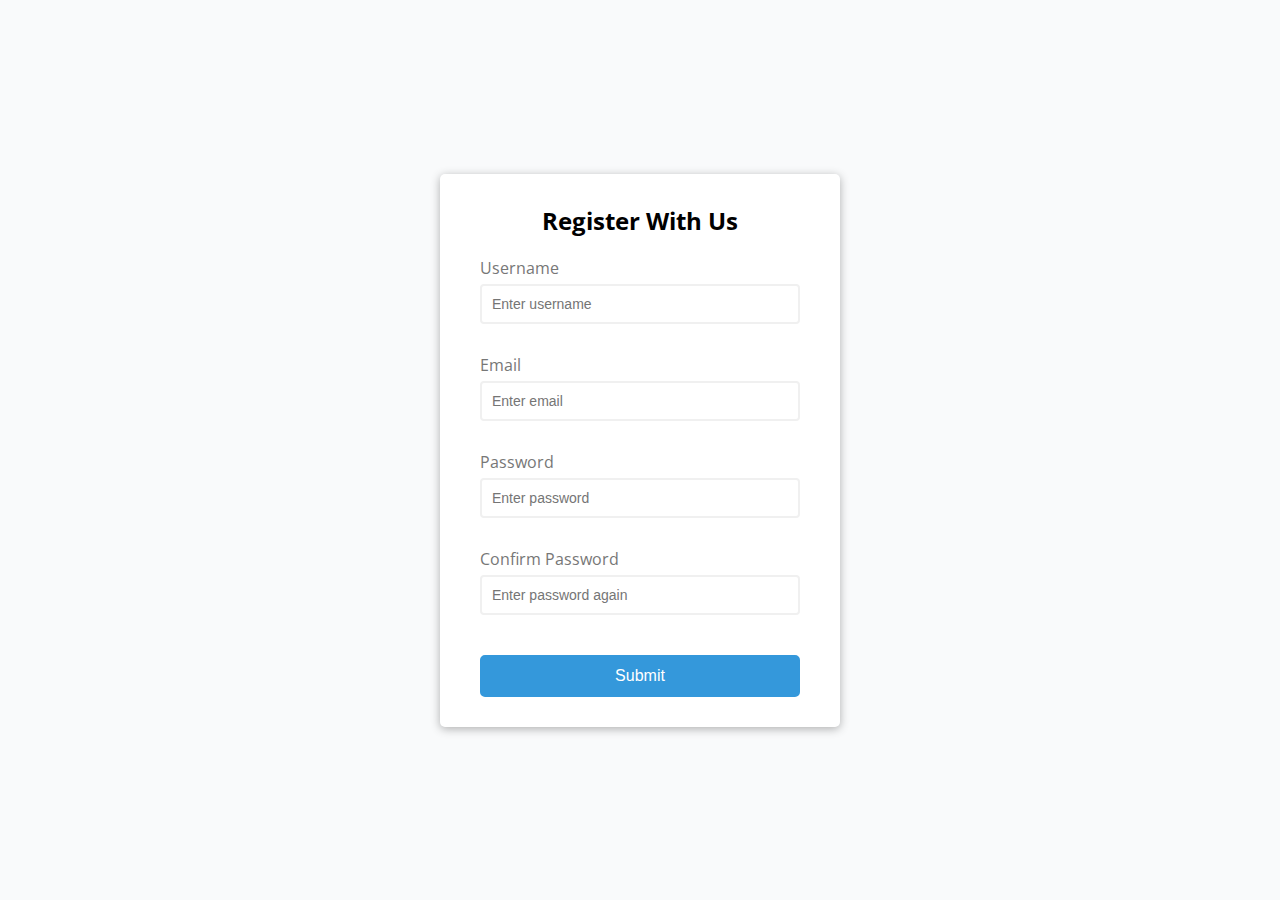
<file: form-validator/index.html>
<!DOCTYPE html>
<html lang="en">
<link>
    <meta charset="UTF-8">
    <meta name="viewport" content="width=device-width, initial-scale=1.0">
    <link rel="stylesheet" href="style.css"></link>
    <title>Form Validator</title>
</head>
<body>
  <div class="container">
    <form id="form" class="form">
        <h2>Register With Us</h2>
        <div class="form-control">
          <label for="username">Username</label>
          <input type="text" id="username" placeholder="Enter username" />
          <small>Error message</small>
        </div>
        <div class="form-control">
          <label for="email">Email</label>
          <input type="email" id="email" placeholder="Enter email" />
          <small>Error email</small>
        </div>
        <div class="form-control">
          <label for="password">Password</label>
          <input type="password" id="password" placeholder="Enter password" />
          <small>Error message</small>
        </div>
        <div class="form-control">
          <label for="password2">Confirm Password</label>
          <input type="password" id="password2" placeholder="Enter password again" />
          <small>Error message</small>
        </div>
        <button type="submit">Submit</button>
    </form>
  </div>
  <script src="script.js"></script>
</body>
</html>
</file>
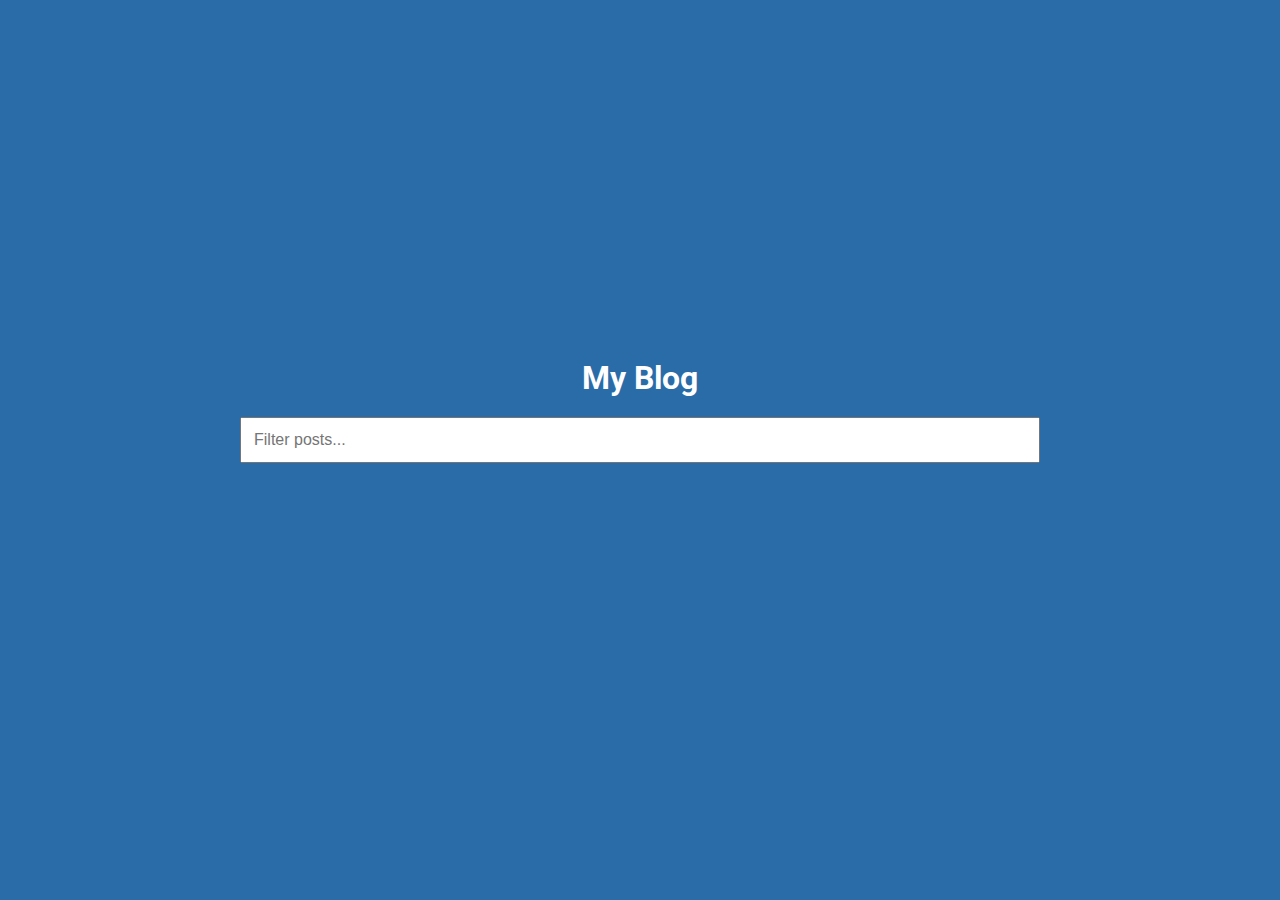
<file: infinite-scroll/index.html>
<!DOCTYPE html>
<html lang="en">
  <head>
    <meta charset="UTF-8" />
    <meta name="viewport" content="width=device-width, initial-scale=1.0" />
    <meta http-equiv="X-UA-Compatible" content="ie=edge" />
    <link rel="stylesheet" href="style.css" />
    <title>My Blog</title>
  </head>
  <body>
    <h1>My Blog</h1>

    <div class="filter-container">
      <input
        type="text"
        id="filter"
        class="filter"
        placeholder="Filter posts..."
      />
    </div>

    <div id="posts-container"></div>

    <div class="loader">
      <div class="circle"></div>
      <div class="circle"></div>
      <div class="circle"></div>
    </div>

    <script src="script.js"></script>
  </body>
</html>
</file>
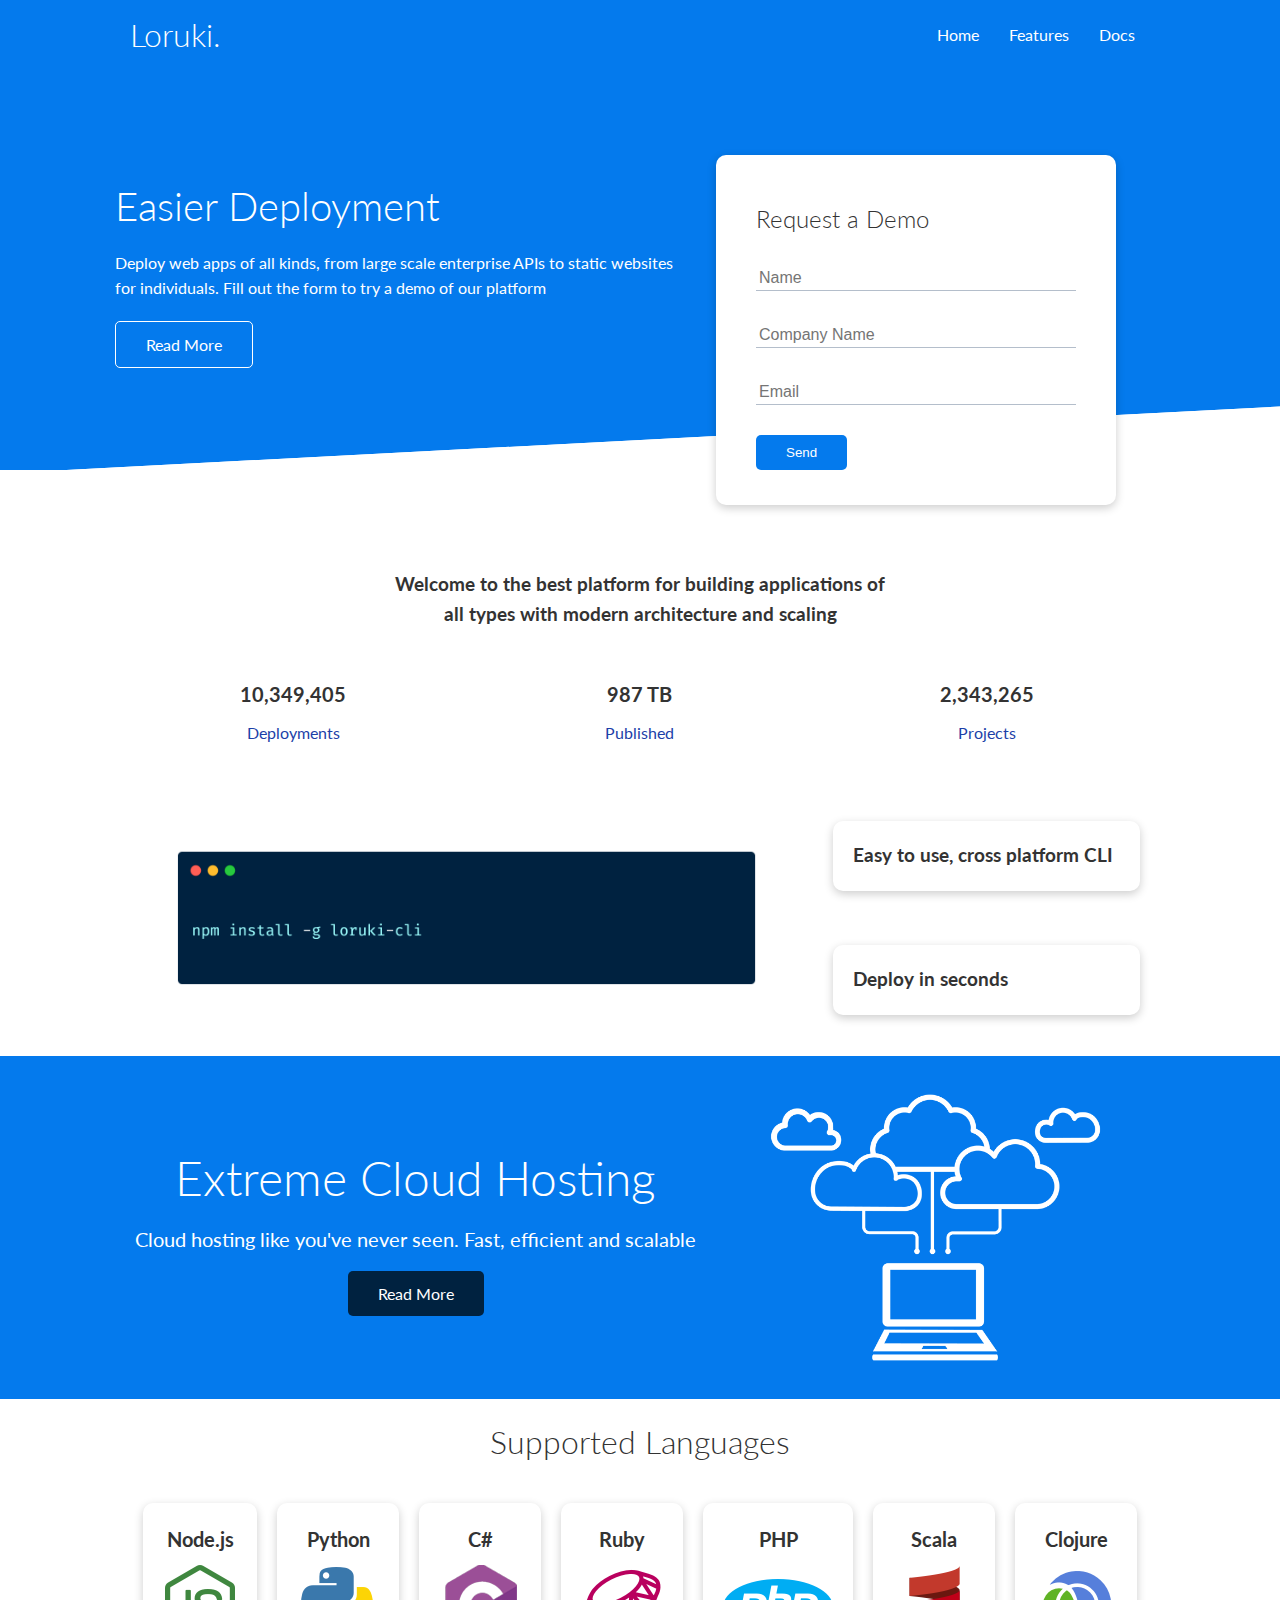
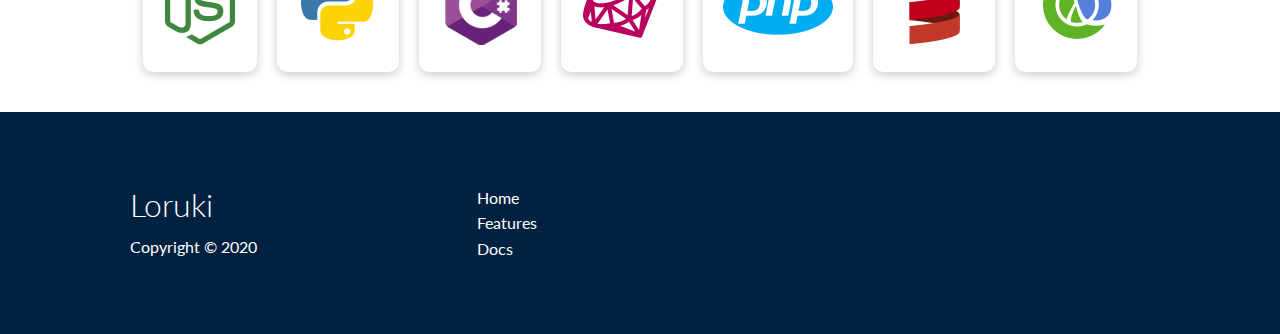
<file: loruki-website/index.html>
<!DOCTYPE html>
<html lang="en">
<head>
    <meta charset="UTF-8">
    <meta name="viewport" content="width=device-width, initial-scale=1.0">
    <link rel="stylesheet" href="https://cdnjs.cloudflare.com/ajax/libs/font-awesome/5.15.1/css/all.min.css" integrity="sha512-+4zCK9k+qNFUR5X+cKL9EIR+ZOhtIloNl9GIKS57V1MyNsYpYcUrUeQc9vNfzsWfV28IaLL3i96P9sdNyeRssA==" crossorigin="anonymous" />
    <link rel="stylesheet" href="css/utilities.css">
    <link rel="stylesheet" href="css/style.css">
    <title>Loruki | Cloud Hosting For Everyone</title>
</head>
<body>
    <!-- Navbar -->
    <header >
        <div class="container flex">
            <h1 class="logo">Loruki.</h1>
            <nav>
                <ul>
                    <li><a href="index.html">Home</a></li>
                    <li><a href="features.html">Features</a></li>
                    <li><a href="docs.html">Docs</a></li>
                </ul>
            </nav>
        </div>
    </header>

    <!-- Showcase -->
    <section class="showcase">
        <div class="container grid">
            <div class="showcase-text">
                <h1>Easier Deployment</h1>
                <p>Deploy web apps of all kinds, from large scale enterprise APIs to static websites for individuals. Fill out the form to try a demo of our platform</p>
                <a href="features.html" class="btn btn-outline">Read More</a>
            </div>

            <div class="showcase-form card">
                <h2>Request a Demo</h2>
                 <!--  <form name="contact" netlify-honeypot="bot-field" method="POST" data-netlify="true">
                    <input type="hidden" name="form-name" value="contact">
                    <p class="hidden">
                        <label>Don’t fill this out if you're human: <input name="bot-field" /></label>
                      </p>
                    <div class="form-control">
                        <input type="text" name="name" placeholder="Name" required>
                    </div>
                    <div class="form-control">
                        <input type="text" name="company" placeholder="Company Name" required>
                    </div>
                    <div class="form-control">
                        <input type="email" name="email" placeholder="Email" required>
                    </div>
                    <input type="submit" value="Send" class="btn btn-primary">
                </form> -->
                 <form>
                    <div class="form-control">
                        <input type="text" name="name" placeholder="Name" required>
                    </div>
                    <div class="form-control">
                        <input type="text" name="company" placeholder="Company Name" required>
                    </div>
                    <div class="form-control">
                        <input type="email" name="email" placeholder="Email" required>
                    </div>
                    <input type="submit" value="Send" class="btn btn-primary">
                </form>
            </div>
        </div>
    </section>

    <!-- Stats -->
    <section class="stats">
        <div class="container">
            <h3 class="stats-heading text-center my-1">
                Welcome to the best platform for building applications of all types with modern architecture and scaling
            </h3>

            <div class="grid grid-3 text-center my-4">
                <div>
                    <i class="fas fa-server fa-3x"></i>
                    <h3>10,349,405</h3>
                    <p class="text-secondary">Deployments</p>
                </div>
                <div>
                    <i class="fas fa-upload fa-3x"></i>
                    <h3>987 TB</h3>
                    <p class="text-secondary">Published</p>
                </div>
                <div>
                    <i class="fas fa-project-diagram fa-3x"></i>
                    <h3>2,343,265</h3>
                    <p class="text-secondary">Projects</p>
                </div>
            </div>
        </div>
    </section>

    <!-- Cli -->
    <section class="cli">
        <div class="container grid">
            <img src="images/cli.png" alt="">
            <div class="card">
                <h3>Easy to use, cross platform CLI</h3>
            </div>
            <div class="card">
                <h3>Deploy in seconds</h3>
            </div>
        </div>
    </section>

    <!-- Cloud -->
    <section class="cloud bg-primary my-2 py-2">
        <div class="container grid">
            <div class="text-center">
                <h2 class="lg">Extreme Cloud Hosting</h2>
                <p class="lead my-1">Cloud hosting like you've never seen. Fast, efficient and scalable</p>
                <a href="features.html" class="btn btn-dark">Read More</a>
            </div>
            <img src="images/cloud.png" alt="">
        </div>
    </section>

    <!-- Languages -->
    <section class="languages">
        <h2 class="md text-center my-2">
            Supported Languages
        </h2>
        <div class="container flex">
            <div class="card">
                <h4>Node.js</h4>
                <img src="images/logos/node.png" alt="">
            </div>
            <div class="card">
                <h4>Python</h4>
                <img src="images/logos/python.png" alt="">
              </div>
              <div class="card">
                <h4>C#</h4>
                <img src="images/logos/csharp.png" alt="">
              </div>
              <div class="card">
                <h4>Ruby</h4>
                <img src="images/logos/ruby.png" alt="">
              </div>
              <div class="card">
                <h4>PHP</h4>
                <img src="images/logos/php.png" alt="">
              </div>
              <div class="card">
                <h4>Scala</h4>
                <img src="images/logos/scala.png" alt="">
              </div>
              <div class="card">
                <h4>Clojure</h4>
                <img src="images/logos/clojure.png" alt="">
              </div>
        </div>
    </section>

    <!-- Footer -->
    <footer class="footer bg-dark py-5">
        <div class="container grid grid-3">
            <div>
                <h1>Loruki
                </h1>
                <p>Copyright &copy; 2020</p>
            </div>
            <nav>
                <ul>
                    <li><a href="index.html">Home</a></li>
                    <li><a href="features.html">Features</a></li>
                    <li><a href="docs.html">Docs</a></li>
                </ul>
            </nav>
            <div class="social">
                <a href="#"><i class="fab fa-github fa-2x"></i></a>
                <a href="#"><i class="fab fa-facebook fa-2x"></i></a>
                <a href="#"><i class="fab fa-instagram fa-2x"></i></a>
                <a href="#"><i class="fab fa-twitter fa-2x"></i></a>
            </div>
        </div>
    </footer>
</body>
</html>
</file>
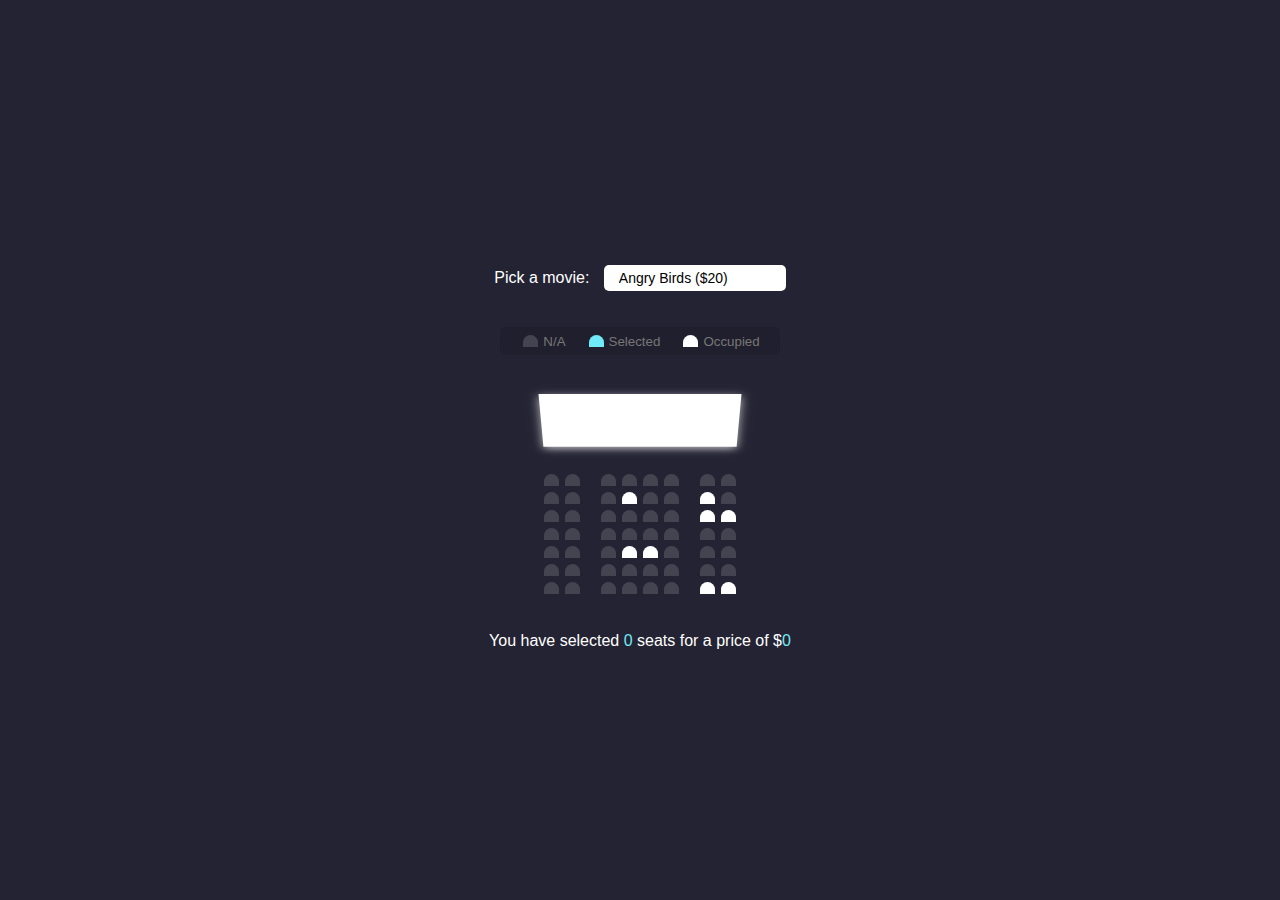
<file: movie-seat-booking/index.html>
<!DOCTYPE html>
<html lang="en">
<head>
  <meta charset="UTF-8">
  <meta name="viewport" content="width=device-width, initial-scale=1.0">
  <link rel="stylesheet" href="style.css"></link>
  <title>Movie Seat Booking</title>
</head>
<body>
  <div class="movie-container">
    <label>Pick a movie:</label>
    <select id="movie">
      <option value="10">Angry Birds ($20)</option>
      <option value="12">Toy Story 4 ($10)</option>
      <option value="8">Avengers:Endgame ($8)</option>
      <option value="9">The lion King ($30)</option>
    </select>
  </div>

  <ul class="showcase">
    <li>
      <div class="seat"></div>
      <small>N/A</small>
    </li>
    <li>
      <div class="seat selected"></div>
      <small>Selected</small>
    </li>
    <li>
      <div class="seat occupied"></div>
      <small>Occupied</small>
    </li>
  </ul>

  <div class="container">
    <div class="screen"></div>

    <div class="row">
      <div class="seat"></div>
      <div class="seat"></div>
      <div class="seat"></div>
      <div class="seat"></div>
      <div class="seat"></div>
      <div class="seat"></div>
      <div class="seat"></div>
      <div class="seat"></div>
    </div>
    <div class="row">
      <div class="seat"></div>
      <div class="seat"></div>
      <div class="seat"></div>
      <div class="seat occupied"></div>
      <div class="seat"></div>
      <div class="seat"></div>
      <div class="seat occupied"></div>
      <div class="seat"></div>
    </div>
    <div class="row">
      <div class="seat"></div>
      <div class="seat"></div>
      <div class="seat"></div>
      <div class="seat"></div>
      <div class="seat"></div>
      <div class="seat"></div>
      <div class="seat occupied"></div>
      <div class="seat occupied"></div>
    </div>
    <div class="row">
      <div class="seat"></div>
      <div class="seat"></div>
      <div class="seat"></div>
      <div class="seat"></div>
      <div class="seat"></div>
      <div class="seat"></div>
      <div class="seat"></div>
      <div class="seat"></div>
    </div>
    <div class="row">
      <div class="seat"></div>
      <div class="seat"></div>
      <div class="seat"></div>
      <div class="seat occupied"></div>
      <div class="seat occupied"></div>
      <div class="seat"></div>
      <div class="seat"></div>
      <div class="seat"></div>
    </div>
    <div class="row">
      <div class="seat"></div>
      <div class="seat"></div>
      <div class="seat"></div>
      <div class="seat"></div>
      <div class="seat"></div>
      <div class="seat"></div>
      <div class="seat"></div>
      <div class="seat"></div>
    </div>
    <div class="row">
      <div class="seat"></div>
      <div class="seat"></div>
      <div class="seat"></div>
      <div class="seat"></div>
      <div class="seat"></div>
      <div class="seat"></div>
      <div class="seat occupied"></div>
      <div class="seat occupied"></div>
    </div>
  </div>

  <p class="text">
    You have selected <span id="count">0</span> seats for a price of $<span
      id="total"
      >0</span>
  </p>

  <script src="script.js"></script>
</body>
</html>
</file>
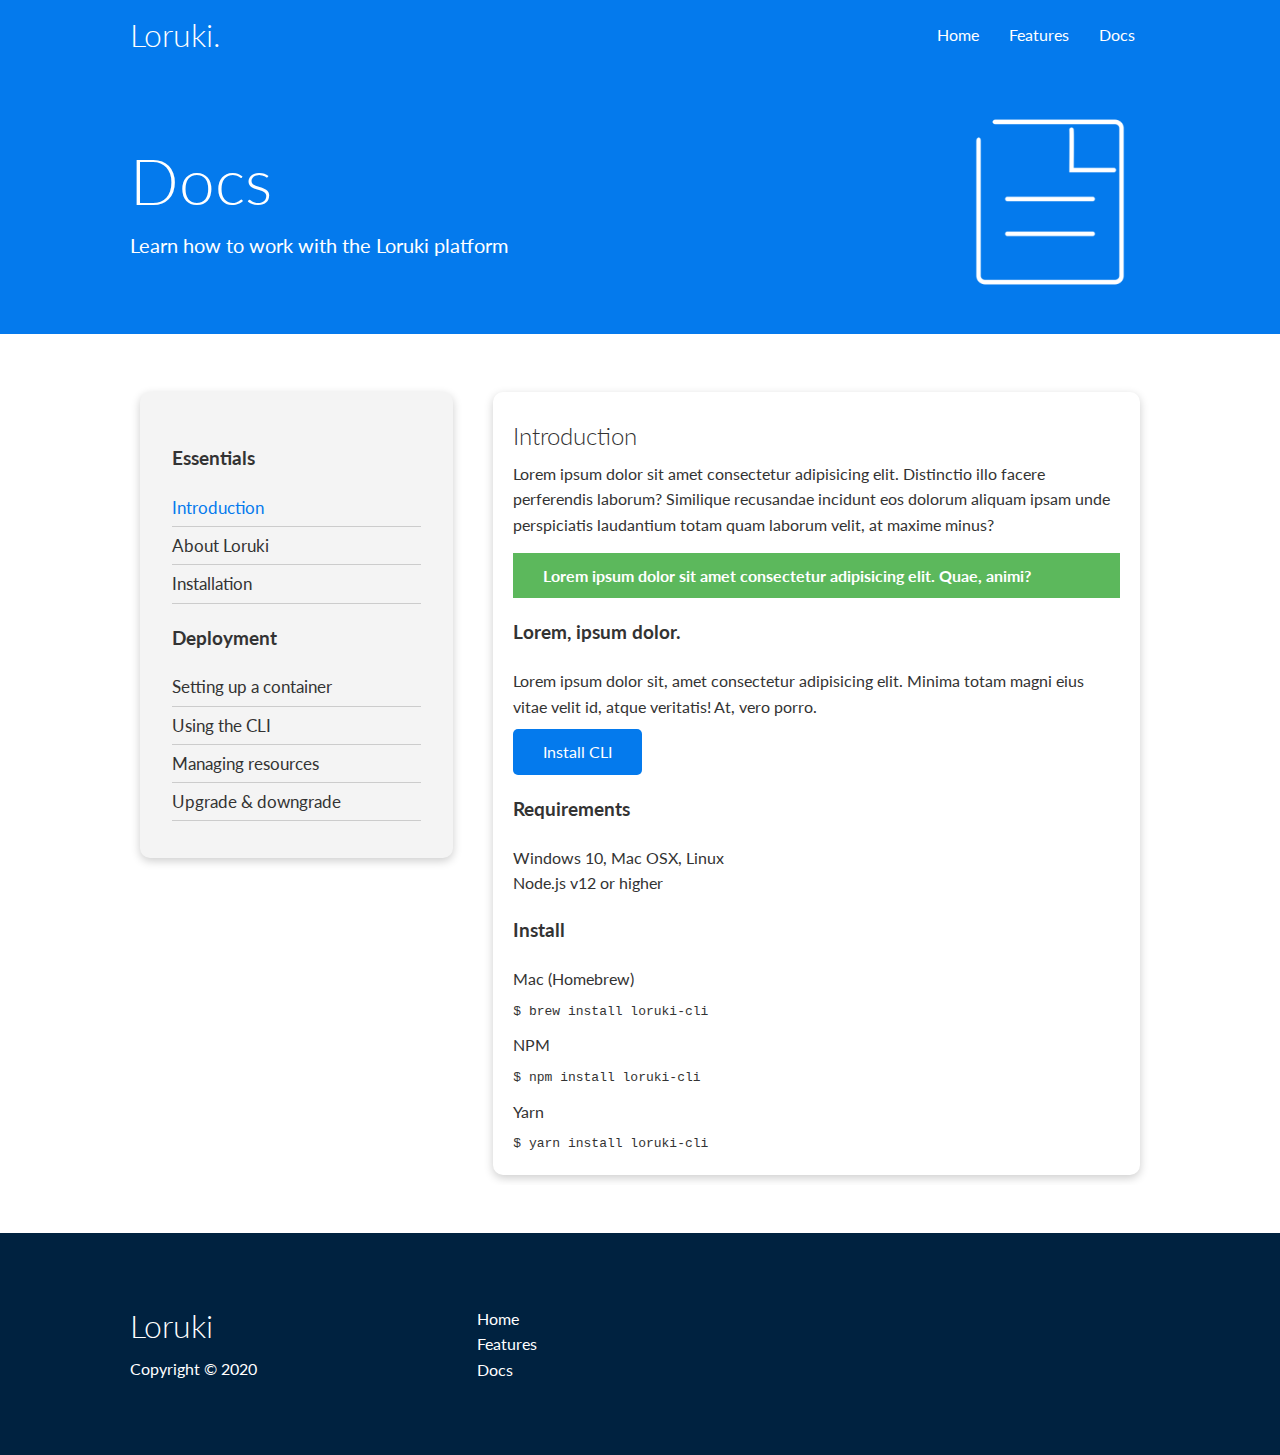
<file: loruki-website/docs.html>
<!DOCTYPE html>
<html lang="en">
<head>
    <meta charset="UTF-8">
    <meta name="viewport" content="width=device-width, initial-scale=1.0">
    <link rel="stylesheet" href="https://cdnjs.cloudflare.com/ajax/libs/font-awesome/5.15.1/css/all.min.css" integrity="sha512-+4zCK9k+qNFUR5X+cKL9EIR+ZOhtIloNl9GIKS57V1MyNsYpYcUrUeQc9vNfzsWfV28IaLL3i96P9sdNyeRssA==" crossorigin="anonymous" />
    <link rel="stylesheet" href="css/utilities.css">
    <link rel="stylesheet" href="css/style.css">
    <title>Loruki | Cloud Hosting For Everyone</title>
</head>
<body>
    <!-- Navbar -->
    <header>
        <div class="container flex">
            <h1 class="logo">Loruki.</h1>
            <nav>
                <ul>
                    <li><a href="index.html">Home</a></li>
                    <li><a href="features.html">Features</a></li>
                    <li><a href="docs.html">Docs</a></li>
                </ul>
            </nav>
        </div>
    </header>

    <!-- Head -->
    <section class="docs-head bg-primary py-3">
        <div class="container grid">
            <div>
                <h1 class="xl">Docs</h1>
                <p class="lead">
                    Learn how to work with the Loruki platform
                </p>
            </div>
            <img src="images/docs.png" alt="">
        </div>
    </section>

    <!-- Docs main -->
    <section class="docs-main my-4">
        <div class="container grid">
            <div class="card bg-light p-3">
                <h3 class="my-2">Essentials</h3>
                <nav>
                    <ul>
                        <li><a class="text-primary" href="#">Introduction</a></li>
                        <li><a href="#">About Loruki</a></li>
                        <li><a href="#">Installation</a></li>
                    </ul>
                </nav>

                <h3 class="my-2">Deployment</h3>
                <nav>
                    <ul>
                        <li><a href="#">Setting up a container</a></li>
							<li><a href="#">Using the CLI</a></li>
							<li><a href="#">Managing resources</a></li>
							<li><a href="#">Upgrade & downgrade</a></li>
                    </ul>
                </nav>
            </div>
            <div class="card">
                <h2>Introduction</h2>
                <p>Lorem ipsum dolor sit amet consectetur adipisicing elit. Distinctio illo facere perferendis laborum? Similique recusandae incidunt eos dolorum aliquam ipsam unde perspiciatis laudantium totam quam laborum velit, at maxime minus?</p>

                <div class="alert alert-success">
                    <i class="fas fa-info"></i> Lorem ipsum dolor sit amet consectetur adipisicing elit. Quae, animi?
                </div>

                <h3>Lorem, ipsum dolor.</h3>
                <p>Lorem ipsum dolor sit, amet consectetur adipisicing elit. Minima totam magni eius vitae velit id, atque veritatis! At, vero porro.</p>
                <a href="#" class="btn btn-primary">Install CLI</a>

                <h3>Requirements</h3>
                <ul>
                    <li>Windows 10, Mac OSX, Linux</li>
                    <li>Node.js v12 or higher</li>
                </ul>

                <h3>Install</h3>
                <p>Mac (Homebrew)</p>
                <pre><code>$ brew install loruki-cli</code></pre>
                <p>NPM</p>
                <pre><code>$ npm install loruki-cli</code></pre>
                <p>Yarn</p>
                <pre><code>$ yarn install loruki-cli</code></pre>

            </div>
        </div>
    </section>
    
    <!-- Footer -->
    <footer class="footer bg-dark py-5">
        <div class="container grid grid-3">
            <div>
                <h1>Loruki
                </h1>
                <p>Copyright &copy; 2020</p>
            </div>
            <nav>
                <ul>
                    <li><a href="index.html">Home</a></li>
                    <li><a href="features.html">Features</a></li>
                    <li><a href="docs.html">Docs</a></li>
                </ul>
            </nav>
            <div class="social">
                <a href="#"><i class="fab fa-github fa-2x"></i></a>
                <a href="#"><i class="fab fa-facebook fa-2x"></i></a>
                <a href="#"><i class="fab fa-instagram fa-2x"></i></a>
                <a href="#"><i class="fab fa-twitter fa-2x"></i></a>
            </div>
        </div>
    </footer>
</body>
</html>
</file>
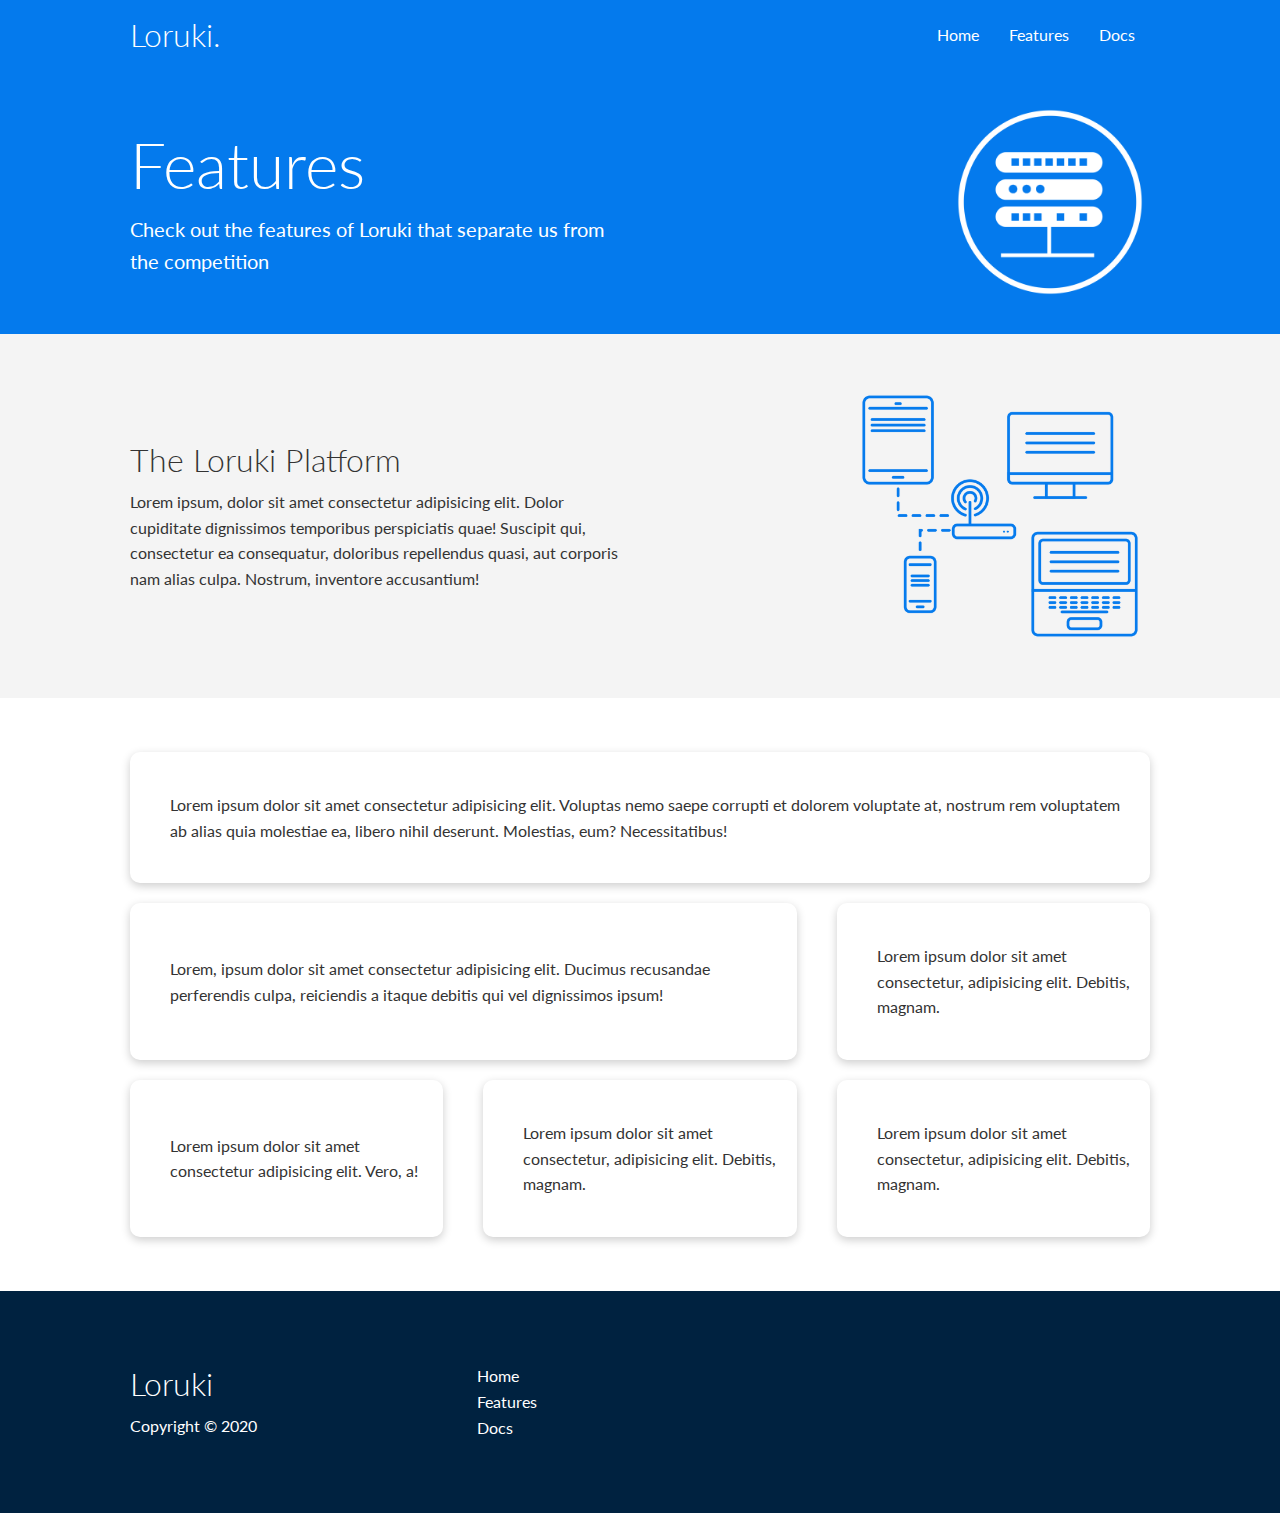
<file: loruki-website/features.html>
<!DOCTYPE html>
<html lang="en">
<head>
    <meta charset="UTF-8">
    <meta name="viewport" content="width=device-width, initial-scale=1.0">
    <link rel="stylesheet" href="https://cdnjs.cloudflare.com/ajax/libs/font-awesome/5.15.1/css/all.min.css" integrity="sha512-+4zCK9k+qNFUR5X+cKL9EIR+ZOhtIloNl9GIKS57V1MyNsYpYcUrUeQc9vNfzsWfV28IaLL3i96P9sdNyeRssA==" crossorigin="anonymous" />
    <link rel="stylesheet" href="css/utilities.css">
    <link rel="stylesheet" href="css/style.css">
    <title>Loruki | Cloud Hosting For Everyone</title>
</head>
<body>
    <!-- Navbar -->
    <header>
        <div class="container flex">
            <h1 class="logo">Loruki.</h1>
            <nav>
                <ul>
                    <li><a href="index.html">Home</a></li>
                    <li><a href="features.html">Features</a></li>
                    <li><a href="docs.html">Docs</a></li>
                </ul>
            </nav>
        </div>
    </header>

    <!-- Head -->
    <section class="features-head bg-primary py-3">
        <div class="container grid">
            <div>
                <h1 class="xl">Features</h1>
                <p class="lead">
                    Check out the features of Loruki that separate us from the
						competition
                </p>
            </div>
            <img src="images/server.png" alt="">
        </div>
    </section>

    <!-- Sub head -->
    <section class="features-sub-head bg-light py-3">
        <div class="container grid">
            <div>
                <h1 class="md">The Loruki Platform</h1>
                <p>
                    Lorem ipsum, dolor sit amet consectetur adipisicing elit. Dolor cupiditate dignissimos temporibus perspiciatis quae! Suscipit qui, consectetur ea consequatur, doloribus repellendus quasi, aut corporis nam alias culpa. Nostrum, inventore accusantium!
                </p>
            </div>
            <img src="images/server2.png" alt="">
        </div>
    </section>

    <section class="features-main my-2">
        <div class="container grid grid-3">
            <div class="card flex">
                <i class="fas fa-server fa-3x"></i>
                <p>Lorem ipsum dolor sit amet consectetur adipisicing elit. Voluptas nemo saepe corrupti et dolorem voluptate at, nostrum rem voluptatem ab alias quia molestiae ea, libero nihil deserunt. Molestias, eum? Necessitatibus!</p>
            </div>
            <div class="card flex">
                <i class="fas fa-network-wired fa-3x"></i>
                <p>
                    Lorem, ipsum dolor sit amet consectetur adipisicing elit. Ducimus
                    recusandae perferendis culpa, reiciendis a itaque debitis qui vel
                    dignissimos ipsum!
                </p>
            </div>
            <div class="card flex">
                <i class="fas fa-laptop-code fa-3x"></i>
                <p>
                    Lorem ipsum dolor sit amet consectetur, adipisicing elit. Debitis,
                    magnam.
                </p>
            </div>
            <div class="card flex">
                <i class="fas fa-database fa-3x"></i>
                <p>
                    Lorem ipsum dolor sit amet consectetur adipisicing elit. Vero, a!
                </p>
            </div>
            <div class="card flex">
                <i class="fas fa-power-off fa-3x"></i>
                <p>
                    Lorem ipsum dolor sit amet consectetur, adipisicing elit. Debitis,
                    magnam.
                </p>
            </div>
            <div class="card flex">
                <i class="fas fa-upload fa-3x"></i>
                <p>
                    Lorem ipsum dolor sit amet consectetur, adipisicing elit. Debitis,
                    magnam.
                </p>
            </div>
        </div>
    </section>

    <!-- Footer -->
    <footer class="footer bg-dark py-5">
        <div class="container grid grid-3">
            <div>
                <h1>Loruki
                </h1>
                <p>Copyright &copy; 2020</p>
            </div>
            <nav>
                <ul>
                    <li><a href="index.html">Home</a></li>
                    <li><a href="features.html">Features</a></li>
                    <li><a href="docs.html">Docs</a></li>
                </ul>
            </nav>
            <div class="social">
                <a href="#"><i class="fab fa-github fa-2x"></i></a>
                <a href="#"><i class="fab fa-facebook fa-2x"></i></a>
                <a href="#"><i class="fab fa-instagram fa-2x"></i></a>
                <a href="#"><i class="fab fa-twitter fa-2x"></i></a>
            </div>
        </div>
    </footer>
</body>
</html>
</file>
<file: form-validator/style.css>
@import url('https://fonts.googleapis.com/css?family=Open+Sans&display=swap');

:root {
  --success-color: #2ecc71;
  --error-color: #e74c3c;
}

* {
  box-sizing: border-box;
}

body {
  background-color: #f9fafb;
  font-family: 'Open Sans', sans-serif;
  display: flex;
  align-items: center;
  justify-content: center;
  min-height: 100vh;
  margin: 0;
}

.container {
  background-color: #fff;
  border-radius: 5px;
  box-shadow: 0 2px 10px rgba(0, 0, 0, 0.3);
  width: 400px;
}

h2 {
  text-align: center;
  margin: 0 0 20px;
}

.form {
  padding: 30px 40px;
}

.form-control {
  margin-bottom: 10px;
  padding-bottom: 20px;
  position: relative;
}

.form-control label {
  color: #777;
  display: block;
  margin-bottom: 5px;
}

.form-control input {
  border: 2px solid #f0f0f0;
  border-radius: 4px;
  display: block;
  width: 100%;
  padding: 10px;
  font-size: 14px;
}

.form-control input:focus {
  outline: 0;
  border-color: #777;
}

.form-control.success input{
  border-color: var(--success-color);
}

.form-control.error input{
  border-color: var(--error-color);
}

.form-control small {
  color: var(--error-color);
  position: absolute;
  bottom: 0;
  left: 0;
  visibility: hidden;
}

.form-control.error small {
  visibility: visible;
}

.form button {
  cursor: pointer;
  background-color: #3498db;
  border: 2px solid #3498db;
  border-radius: 5px;
  display: block;
  color: #fff;
  font-size: 16px;
  padding: 10px;
  margin-top: 20px;
  width: 100%;
}
</file>
<file: infinite-scroll/style.css>
@import url('https://fonts.googleapis.com/css?family=Roboto&display=swap');

* {
  box-sizing: border-box;
}

body {
  background-color: #296ca8;
  color: #fff;
  font-family: 'Roboto', sans-serif;
  display: flex;
  flex-direction: column;
  align-items: center;
  justify-content: center;
  min-height: 100vh;
  margin: 0;
  padding-bottom: 100px;
}

h1 {
  margin-bottom: 0;
  text-align: center;
}

.filter-container {
  margin-top: 20px;
  width: 80vw;
  max-width: 800px;
}

.filter {
  width: 100%;
  padding: 12px;
  font-size: 16px;
}

.post {
  position: relative;
  background-color: #4992d3;
  box-shadow: 0 2px 4px rgba(0, 0, 0, 0.3);
  border-radius: 3px;
  padding: 20px;
  margin: 40px 0;
  display: flex;
  width: 80vw;
  max-width: 800px;
}

.post .post-title {
  margin: 0;
}

.post .post-body {
  margin: 15px 0 0;
  line-height: 1.3;
}

.post .post-info {
  margin-left: 20px;
}

.post .number {
  position: absolute;
  top: -15px;
  left: -15px;
  font-size: 15px;
  width: 40px;
  height: 40px;
  border-radius: 50%;
  background: #fff;
  color: #296ca8;
  display: flex;
  align-items: center;
  justify-content: center;
  padding: 7px 10px;
}

.loader {
  opacity: 0;
  display: flex;
  position: fixed;
  bottom: 50px;
  transition: opacity 0.3s ease-in;
}

.loader.show {
  opacity: 1;
}

.circle {
  background-color: #fff;
  width: 10px;
  height: 10px;
  border-radius: 50%;
  margin: 5px;
  animation: bounce 0.5s ease-in infinite;
}

.circle:nth-of-type(2) {
  animation-delay: 0.1s;
}

.circle:nth-of-type(3) {
  animation-delay: 0.2s;
}

@keyframes bounce {
  0%,
  100% {
    transform: translateY(0);
  }

  50% {
    transform: translateY(-10px);
  }
}
</file>
<file: loruki-website/css/utilities.css>
.container {
  max-width: 1100px;
  margin: 0 auto;
  overflow: auto;
  padding: 0 40px;
}

.card {
  background-color: #fff;
  color: #333;
  border-radius: 10px;
  box-shadow: 0 3px 10px rgba(0, 0, 0, 0.2);
  padding: 20px;
  margin: 10px;
}

.btn {
  display: inline-block;
  padding: 10px 30px;
  cursor: pointer;
  background: var(--primary-color);
  color: #fff;
  border: none;
  border-radius: 5px;
}

.btn-outline {
  background-color: transparent;
  border: 1px #fff solid;
}

.btn:hover {
  transform: scale(0.98);
}

/* Backgrounds & colored buttons */
.bg-primary,
.btn-primary {
  background-color: var(--primary-color);
  color: #fff;
}

.bg-secondary,
.btn-secondary {
  background-color: var(--secondary-color);
  color: #fff;
}

.bg-dark,
.btn-dark {
  background-color: var(--dark-color);
  color: #fff;
}

.bg-light,
.btn-light {
  background-color: var(--light-color);
  color: #333;
}

.bg-primary a,
.btn-primary a,
.bg-secondary a,
.btn-secondary a,
.bg-dark a,
.btn-dark a {
  color: #fff;
}

/* Text colors */
.text-primary {
  color: var(--primary-color);
}

.text-secondary {
  color: var(--secondary-color);
}

.text-dark {
  color: var(--dark-color);
}

.text-light {
  color: var(--light-color);
}

/* Text sizes */
.lead {
  font-size: 20px;
}

.sm {
  font-size: 1rem;
}

.md {
  font-size: 2rem;
}

.lg {
  font-size: 3rem;
}

.xl {
  font-size: 4rem;
}

.text-center {
  text-align: center;
}

/* Alert */
.alert {
  background-color: var(--light-color);
  padding: 10px 20px;
  font-weight: bold;
  margin: 15px 0;
}

.alert i {
  margin-right: 10px;
}

.alert-success {
  background-color: var(--success-color);
  color: #fff;
}

.alert-error {
  background-color: var(--error-color);
  color: #fff;
}

.flex {
  display: flex;
  justify-content: center;
  align-items: center;
  height: 100%;
}

.grid {
  display: grid;
  grid-template-columns: repeat(2, 1fr);
  gap: 20px;
  justify-content: center;
  align-items: center;
  height: 100%;
}

.grid-3 {
  grid-template-columns: repeat(3, 1fr);
}

/* Margin */
.my-1 {
  margin: 1rem 0;
}

.my-2 {
  margin: 1.5rem 0;
}

.my-3 {
  margin: 2rem 0;
}

.my-4 {
  margin: 3rem 0;
}

.my-5 {
  margin: 4rem 0;
}

.m-1 {
  margin: 1rem;
}

.m-2 {
  margin: 1.5rem;
}

.m-3 {
  margin: 2rem;
}

.m-4 {
  margin: 3rem;
}

.m-5 {
  margin: 4rem;
}

/* Padding */
.py-1 {
  padding: 1rem 0;
}

.py-2 {
  padding: 1.5rem 0;
}

.py-3 {
  padding: 2rem 0;
}

.py-4 {
  padding: 3rem 0;
}

.py-5 {
  padding: 4rem 0;
}

.p-1 {
  padding: 1rem;
}

.p-2 {
  padding: 1.5rem;
}

.p-3 {
  padding: 2rem;
}

.p-4 {
  padding: 3rem;
}

.p-5 {
  padding: 4rem;
}
</file>
<file: loruki-website/css/style.css>
@import url('https://fonts.googleapis.com/css2?family=Lato:wght@300&display=swap');

:root {
  --primary-color: #047aed;
  --secondary-color: #1c3fa8;
  --dark-color: #002240;
  --light-color: #f4f4f4;
  --success-color: #5cb85c;
  --error-color: #d9534f;
}

* {
  box-sizing: border-box;
  padding: 0;
  margin: 0;
}

/* Global CSS */
body {
  font-family: 'Lato', sans-serif;
  color: #333;
  line-height: 1.6;
}

ul {
  list-style-type: none;
}

a {
  text-decoration: none;
  color: #333;
}

h1,
h2 {
  line-height: 1.2;
  font-weight: 300;
  margin: 10px 0;
}

p {
  margin: 10px 0;
}

img {
  width: 100%
}

/* Navbar styling */
header {
  background-color: var(--primary-color);
  color: #ffffff;
  height: 70px;
}

header .flex {
  justify-content: space-between;
}

header ul {
  display: flex;
}

header a {
  color: #ffffff;
  padding: 10px;
  margin: 0 5px;
}
header a:hover {
  border-bottom: 2px #fff solid;
}

/* Showcase */
.showcase {
  height: 400px;
  background-color: var(--primary-color);
  color: #fff;
  position: relative;
}

.showcase h1 {
  font-size: 40px;
}

.showcase p {
  margin: 20px 0;
}

.showcase .grid {
  overflow: visible;
  grid-template-columns: 55% 45%;
  gap: 30px;
}

.showcase-form {
  position: relative;
  top: 60px;
  height: 350px;
  width: 400px;
  padding: 40px;
  z-index: 100;
}

.showcase-form .form-control {
  margin: 30px 0;
}

.showcase-form input[type="text"],
.showcase-form input[type="email"] {
  border: 0;
  border-bottom: 1px solid #b4becb;
  width: 100%;
  padding: 3px;
  font-size: 16px;
}

.showcase-form input:focus {
  outline: none;
}

.showcase::before,
.showcase::after {
  content:'';
  position: absolute;
  height: 100px;
  bottom: -70px;
  right: 0;
  left: 0;
  background: #fff;
  transform: skewY(-3deg);
  -webkit-transform: skewY(-3deg);
  -ms-transform: skewY(-3deg);
  -moz-transform: skewY(-3deg);
}

/* Stats */
.stats {
  padding-top: 100px;
}

.stats-heading {
  max-width: 500px;
  margin: auto;
}

.stats .grid h3 {
  font-size: 35px;
}

.stats .grid h3 {
  font-size: 20px;
  font-weight: bold;
}

/* Cli */
.cli .grid {
  grid-template-columns: repeat(3, 1fr);
  grid-template-rows: repeat(2, 1fr);
}

.cli .grid >*:first-child {
  grid-column: 1 / span 2;
  grid-row: 1 / span 2;
}

/* Cloud */
.cloud .grid {
  grid-template-columns: 4fr 3fr;
}

/* Languages */

.languages .flex {
  flex-wrap: wrap;
}

.languages .card {
  text-align: center;
  margin: 18px 10px 40px;
  transition: transform 0.2s ease-in;
}

.languages .card h4 {
  font-size: 20px;
  margin-bottom: 10px;
}

.languages .card:hover {
  transform: translateY(-15px);
}

/* Features */
.features-head img,
.docs-head img {
  width: 200px;
  justify-self: flex-end;
}

.features-sub-head img {
  width: 300px;
  justify-self: flex-end;
}

.features-main .card > i {
  margin-right: 20px;
}

.features-main .grid {
  padding: 30px;
}

.features-main .grid > *:first-child {
  grid-column: 1 / span 3;
}

.features-main .grid > *:nth-child(2) {
  grid-column: 1 / span 2;
}

/* Docs */
.docs-main h3 {
  margin: 20px 0;
}

.docs-main .grid {
  grid-template-columns: 1fr 2fr;
  align-items: flex-start;
}

.docs-main nav li {
  font-size: 17px;
  padding-bottom: 5px;
  margin-bottom: 5px;
  border-bottom: 1px #ccc solid;
}

.docs-main a:hover {
  font-weight: bold;
}

/* Footer */
.footer .social a {
  margin: 0 10px;
}

/* Animations */
@keyframes slideInFromLeft {
  0% {
    transform: translateX(-100%);
  }

  100% {
    transform: translateX(0);
  }
}

@keyframes slideInFromRight {
  0% {
    transform: translateX(100%);
  }

  100% {
    transform: translateX(0);
  }
}

@keyframes slideInFromTop {
  0% {
    transform: translateY(-100%);
  }

  100% {
    transform: translateX(0);
  }
}

@keyframes slideInFromBottom {
  0% {
    transform: translateY(100%);
  }

  100% {
    transform: translateX(0);
  }
}

/* Tablets and under */
@media (max-width: 768px) {
  .grid,
  .showcase .grid,
  .stats .grid,
  .cli .grid,
  .cloud .grid,
  .features-main .grid,
  .docs-main .grid {
    grid-template-columns: 1fr;
    grid-template-rows: 1fr;
  }

  .showcase {
    height: auto;
  }

  .showcase-text {
    text-align: center;
    margin-top: 40px;
    animation: slideInFromTop 1s ease-in;
  }

  .showcase-form {
    justify-self: center;
    margin: auto;
    animation: slideInFromBottom 1s ease-in;
  }

  .cli .grid > *:first-child {
    grid-column: 1;
    grid-row: 1;
  }

  .features-head,
  .features-sub-head,
  .docs-head {
    text-align: center;
  }

  .features-head img,
  .features-sub-head img,
  .docs-head img {
    justify-self: center;
  }

  .features-main .grid > *:first-child,
  .features-main .grid > *:nth-child(2) {
    grid-column: 1;
  }
}

/* Mobile */
@media (max-width: 500px) {
  header {
    height: 110px;
  }

  header .flex {
    flex-direction: column;
  }

  header ul {
    padding: 10px;
    background-color: rgba(0, 0, 0, 0.1);
  }

  .showcase-form {
    width: 300px;
  }
}
</file>
<file: movie-seat-booking/style.css>
@import url('https://fonts.googleapis.com/css2?family=Lato&display=swap');

* {
  box-sizing: border-box;
}

body {
  background-color: #242333;
  color: #fff;
  display: flex;
  justify-content: center;
  align-items: center;
  flex-direction: column;
  height: 100vh;
  font-family: 'Open Sans', sans-serif;
  margin: 0;
}

.movie-container {
  margin: 20px 0;
}

.movie-container select {
  background-color: #fff;
  border: 0;
  border-radius: 5px;
  font-size: 14px;
  margin-left: 10px;
  padding: 5px 15px 5px 15px;
  -moz-appearance: none;
  -webkit-appearance: none;
  appearance: none;
}

.container {
  perspective: 1000px;
  margin-bottom: 30px;
}
.seat {
  background-color: #444451;
  height: 12px;
  width: 15px;
  margin: 3px;
  border-top-left-radius: 10px;
  border-top-right-radius: 10px;
}

.seat.selected {
  background-color: #6feaf6;
}

.seat.occupied {
  background-color: #fff;
}

.seat:nth-of-type(2) {
  margin-right: 18px;
}

.seat:nth-last-of-type(2) {
  margin-left: 18px;
}

.seat:not(.occupied):hover {
  cursor: pointer;
  transform: scale(1.2);
}

.showcase .seat:not(.occupied):hover {
  cursor: default;
  transform: scale(1);
}

.showcase {
  background-color: rgba(0, 0, 0, 0.1);
  padding: 5px 10px;
  border-radius: 5px;
  color: #777;
  list-style-type: none;
  display: flex;
  justify-content: space-between;
}

.showcase li{
  display: flex;
  align-items: center;
  justify-content: center;
  margin: 0 10px;
}

.showcase li small{
  margin-left: 2px;
}

.row {
  display: flex;
}

.screen {
  background-color: #fff;
  height: 70px;
  width: 100%;
  margin: 15px 0;
  transform: rotateX(-45deg);
  box-shadow: 0 3px 10px rgba(255, 255, 255, 0.7);
}

p.text {
  margin: 5px 0;
}

p.text span {
  color: #6feaf6;
}
</file>
